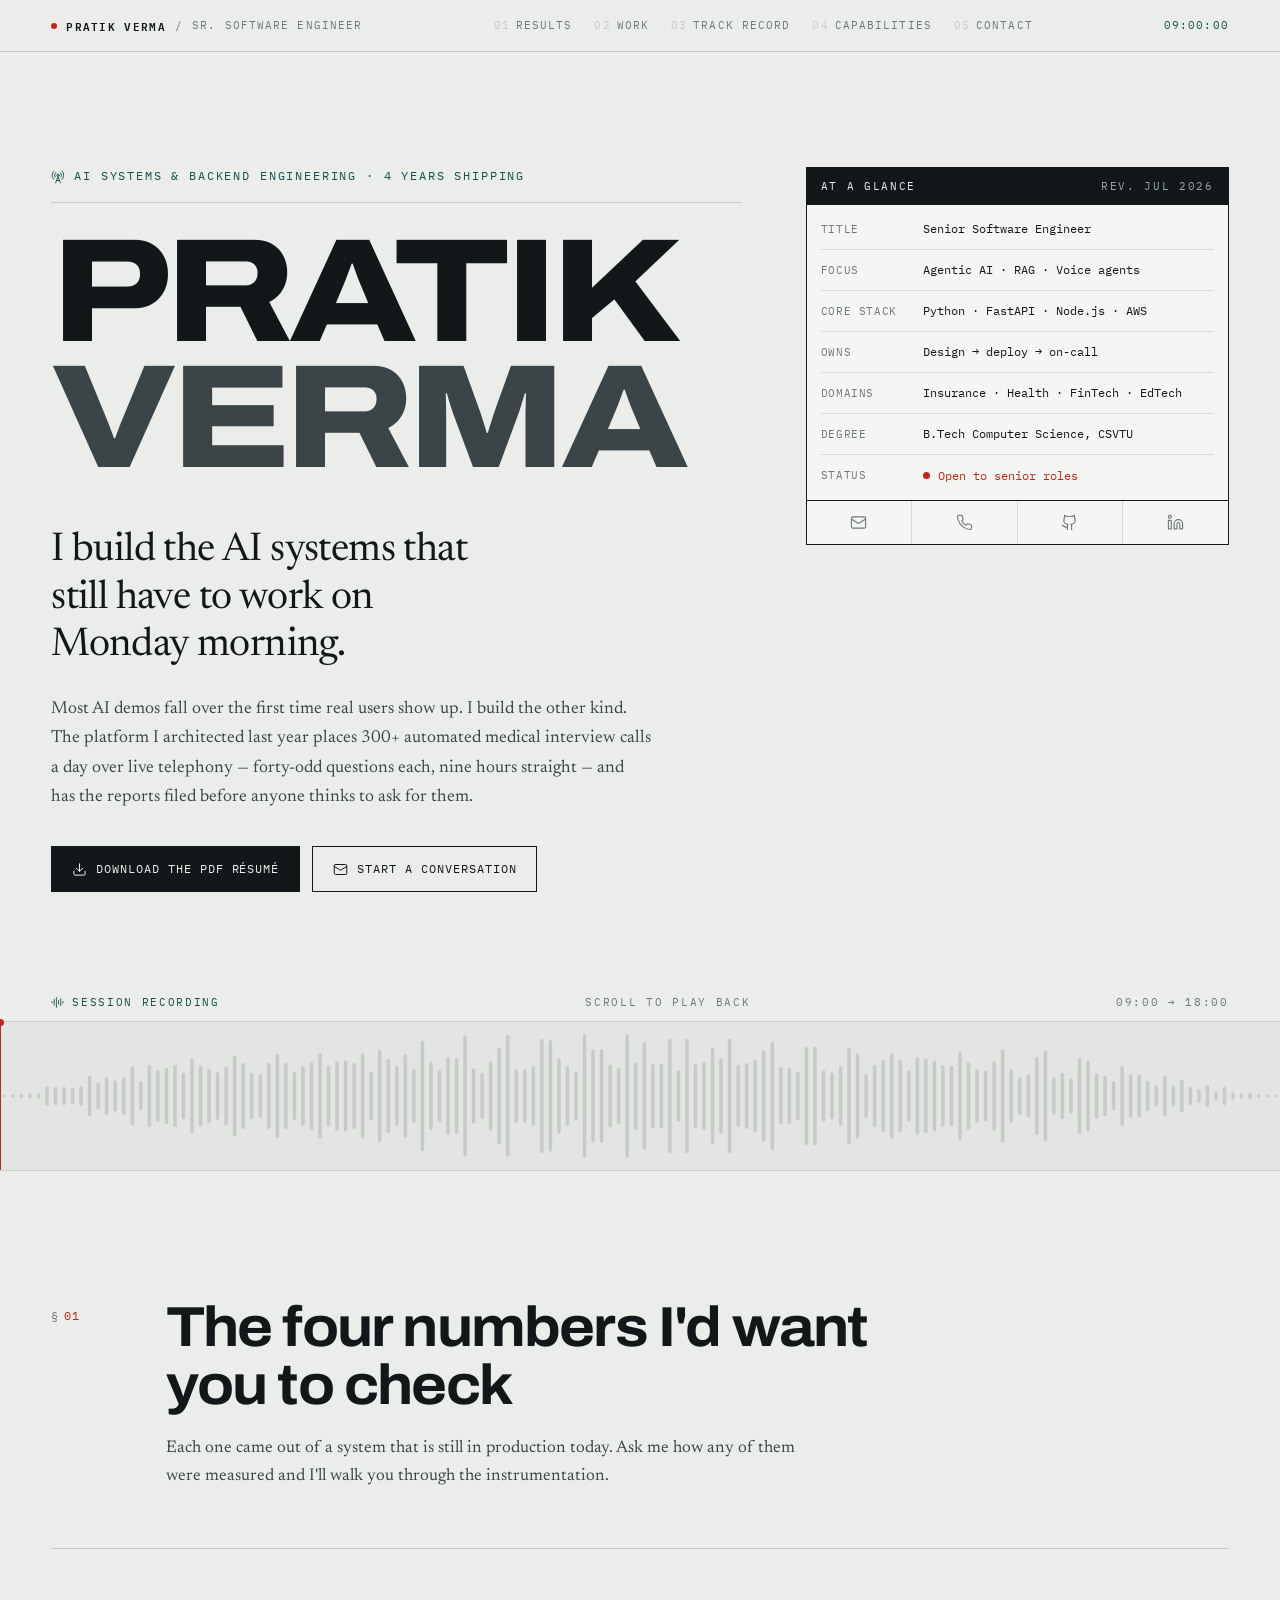
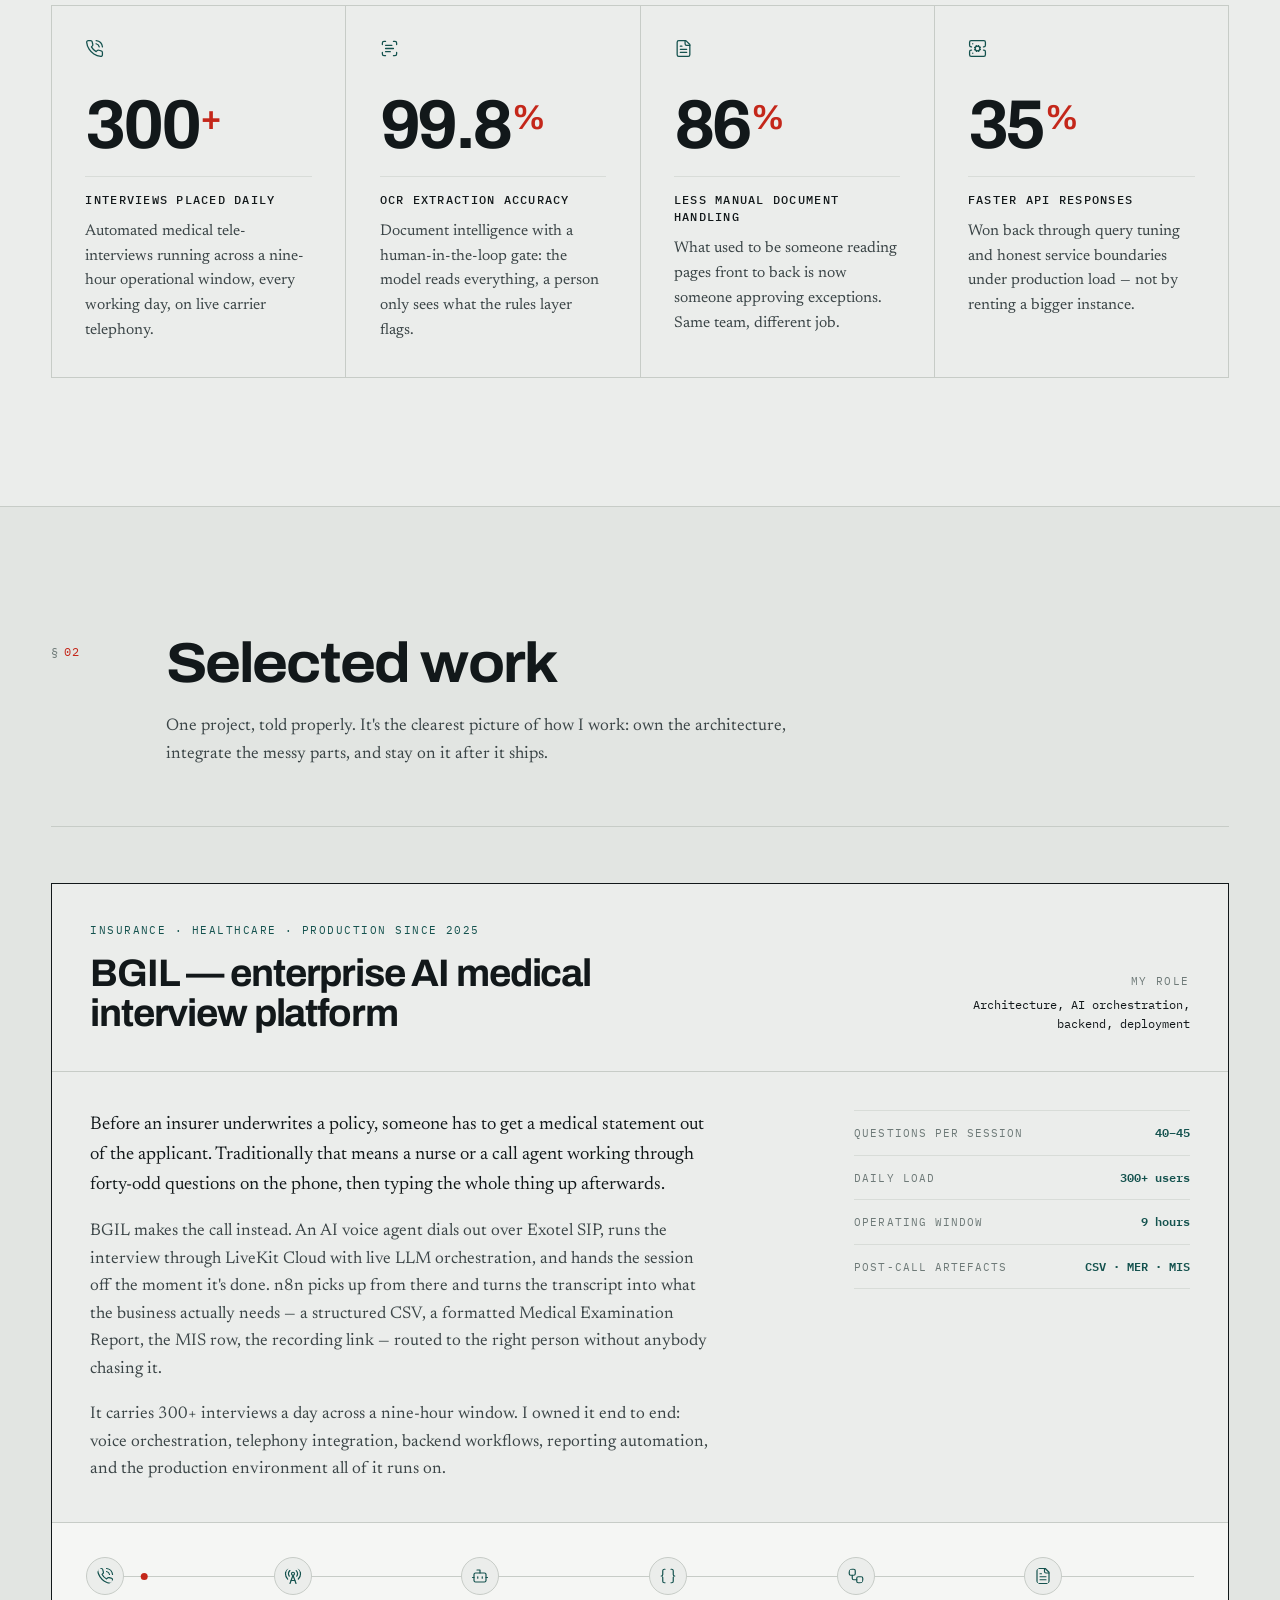
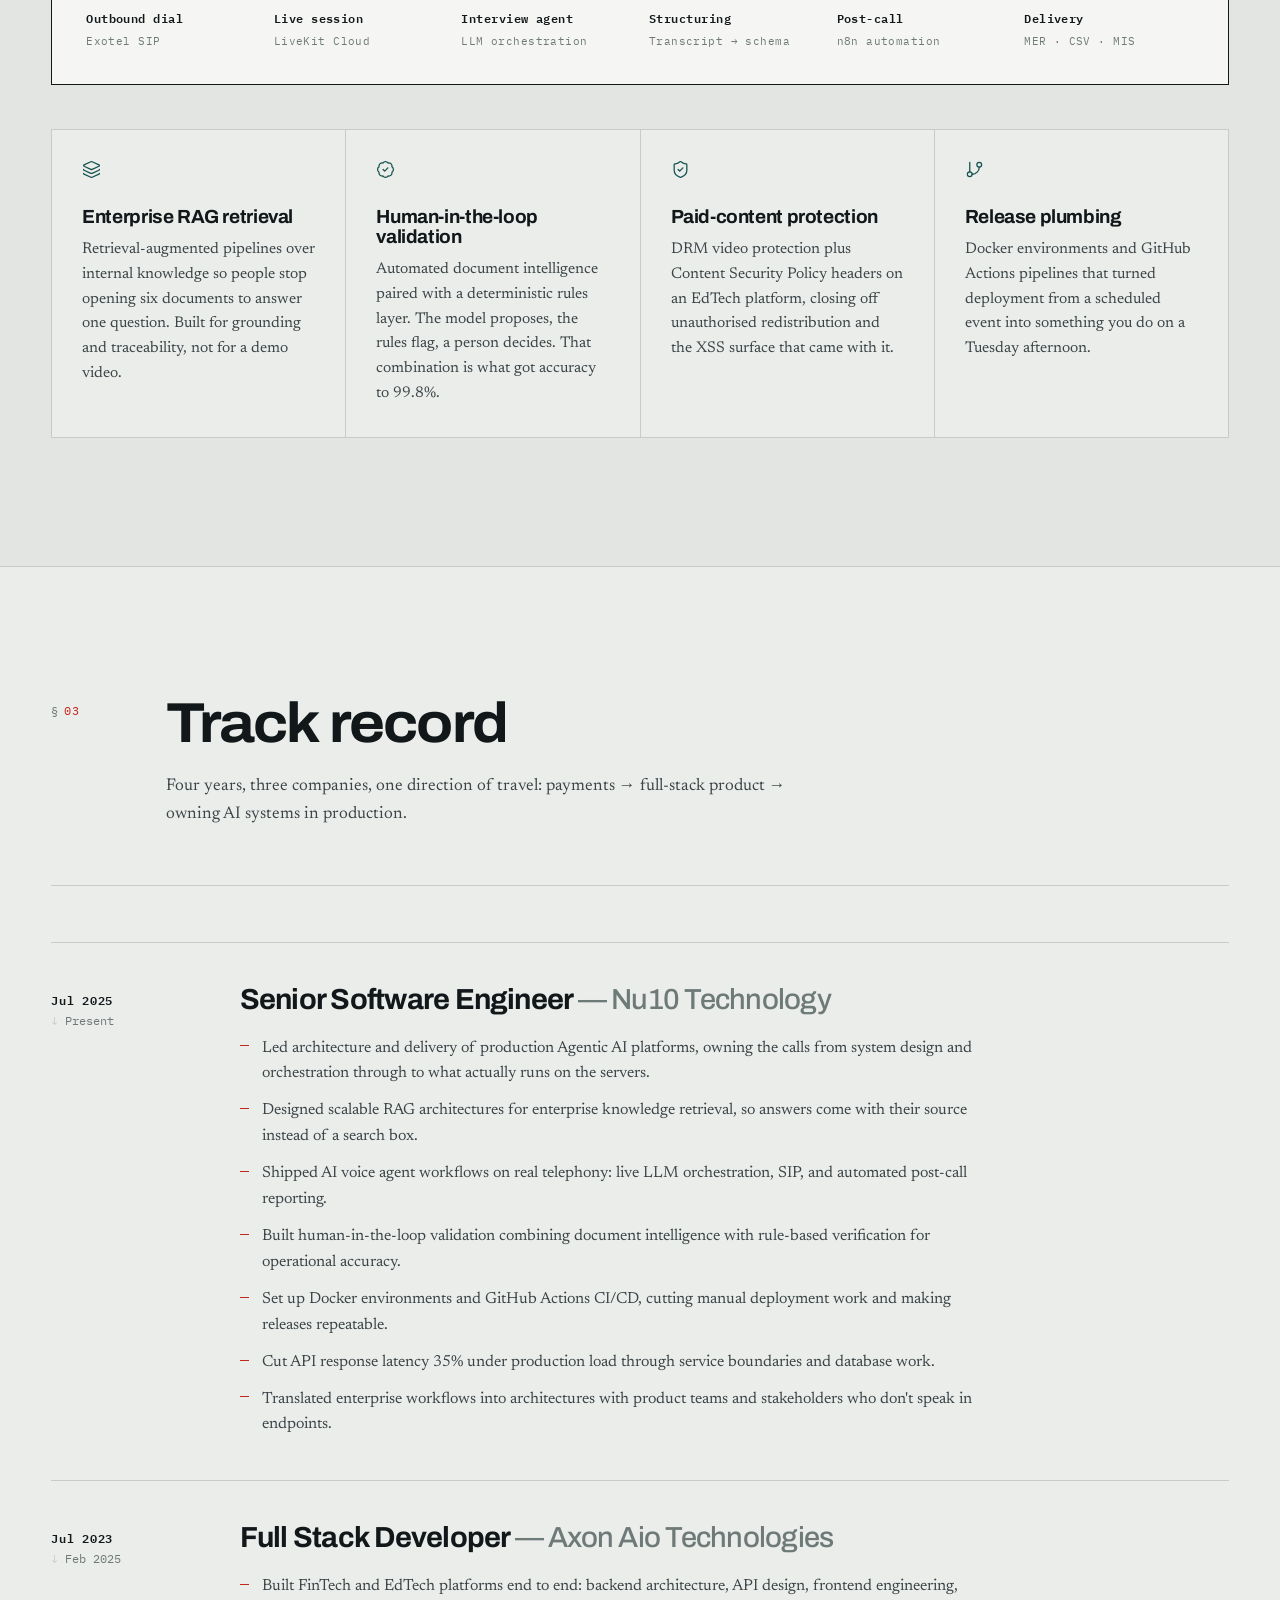
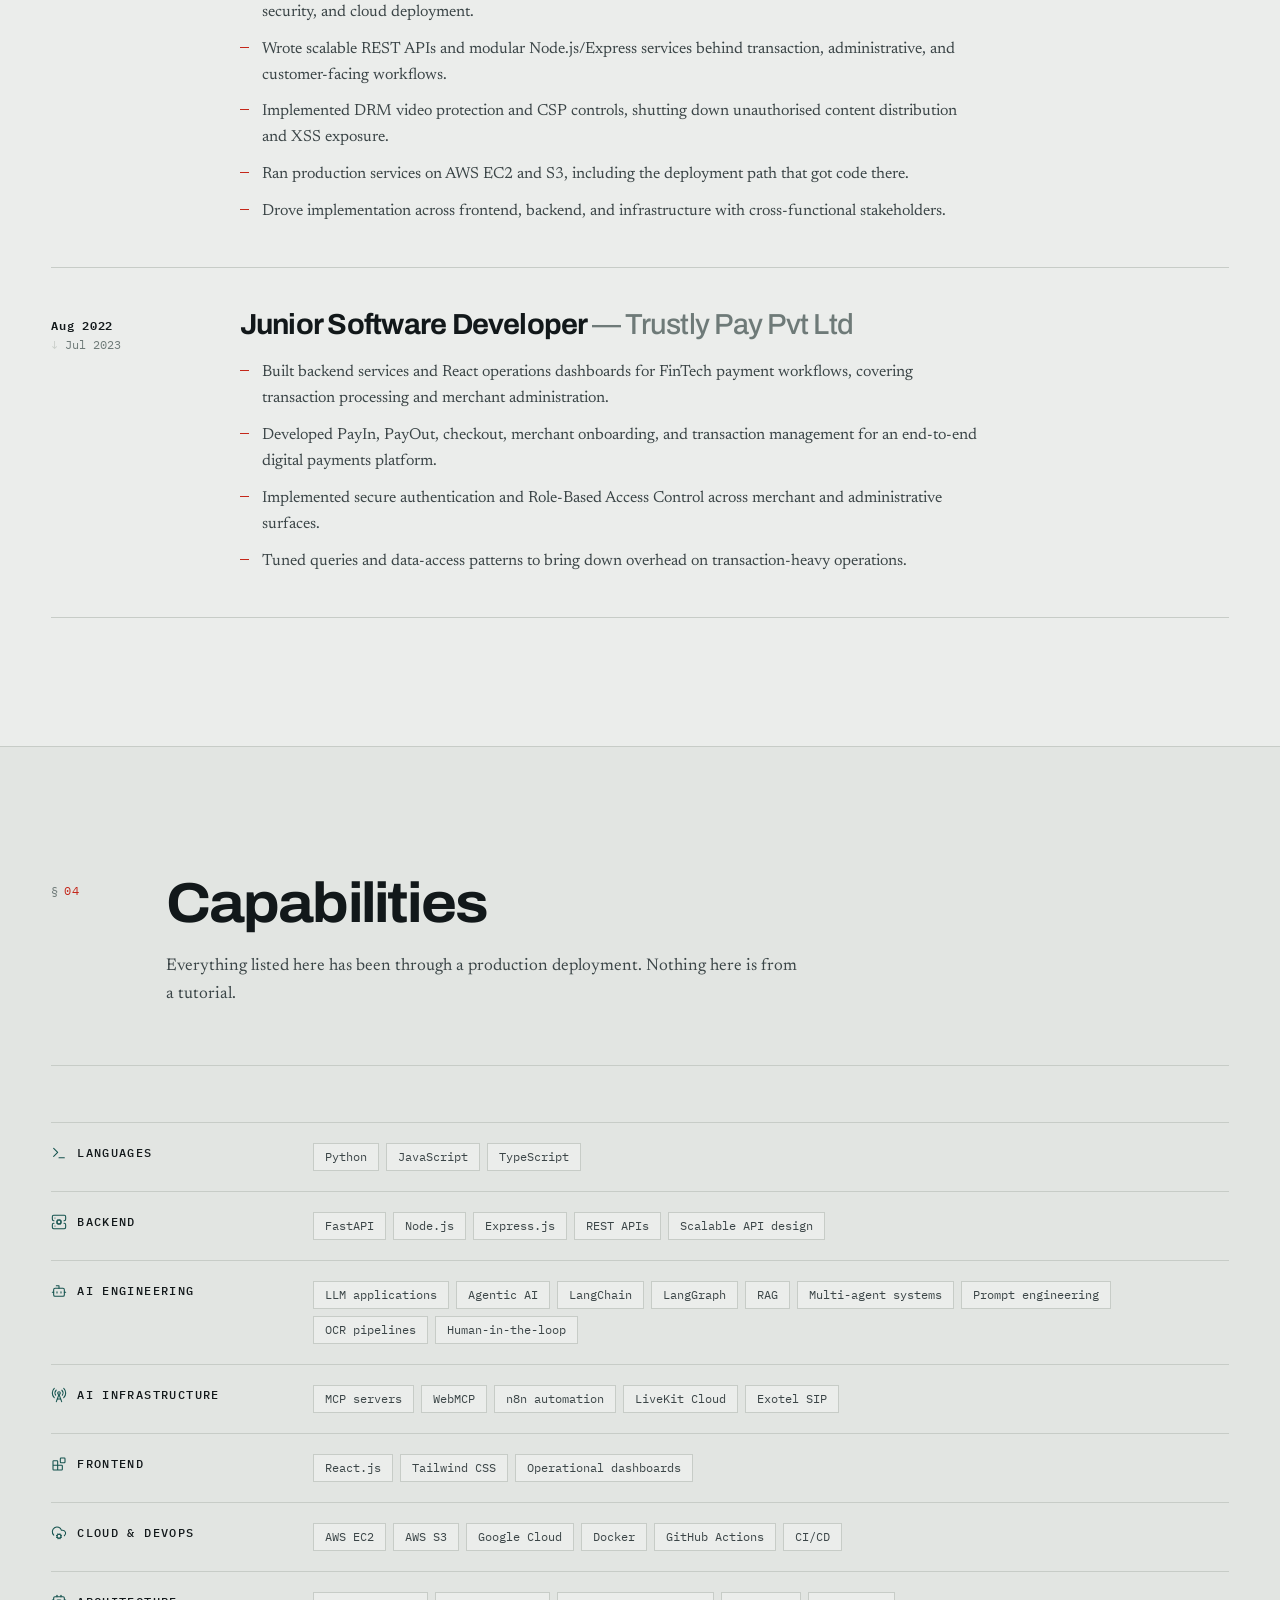
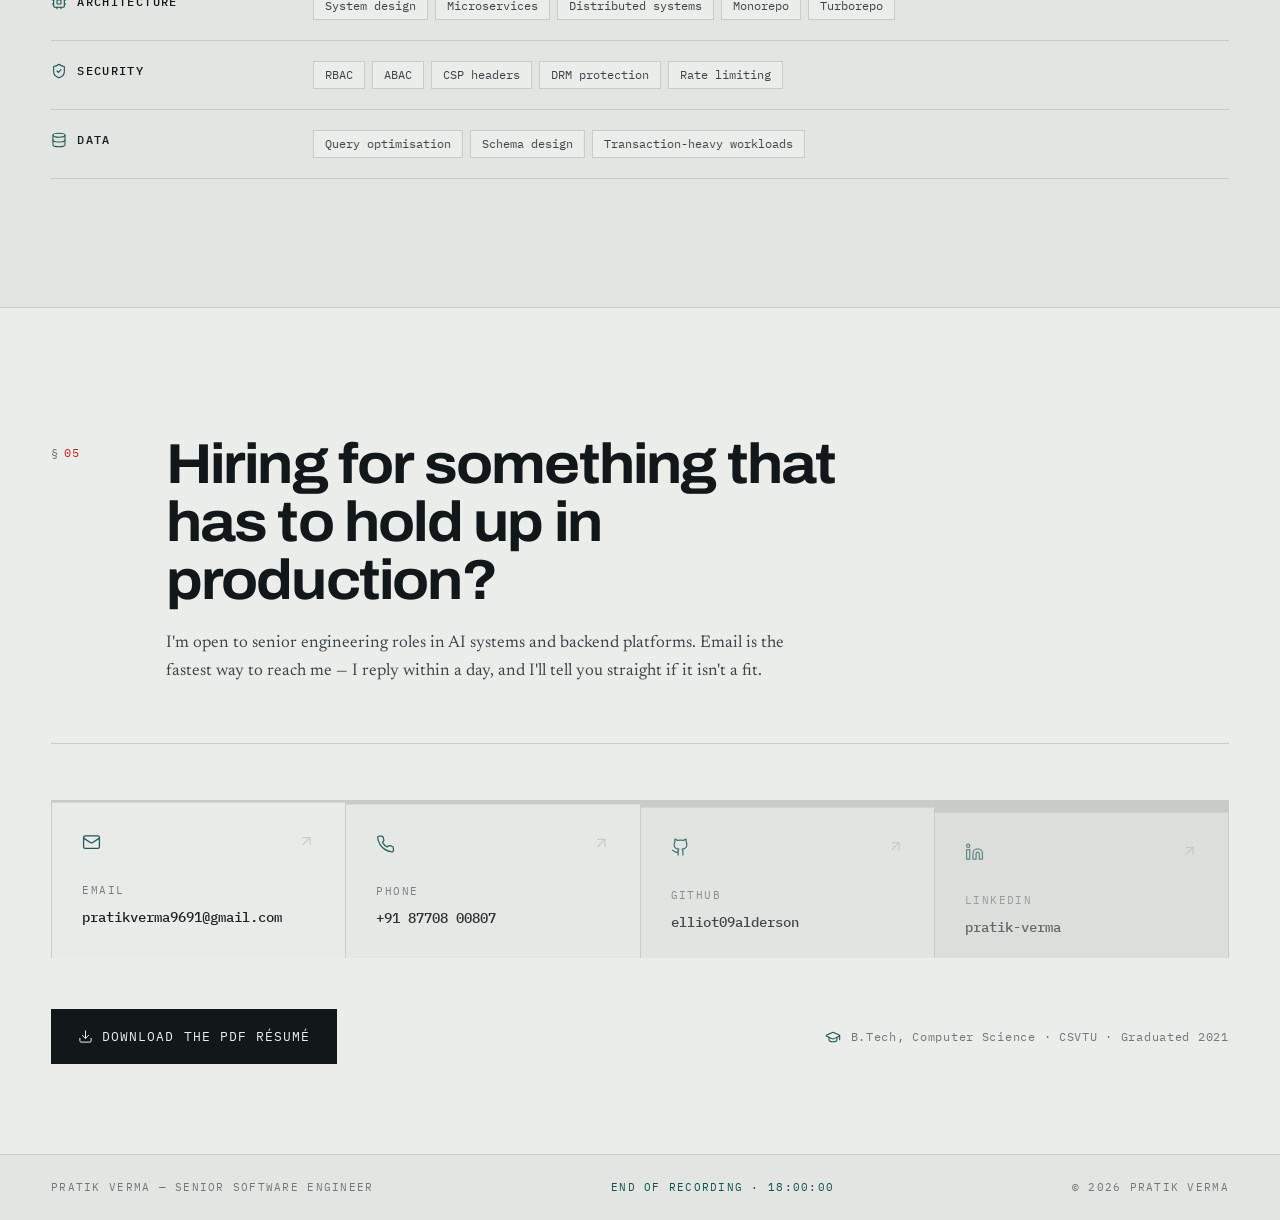
<file: index.html>
<!doctype html>
<html lang="en">
<head>
<meta charset="utf-8">
<meta name="viewport" content="width=device-width, initial-scale=1">
<title>Pratik Verma — Senior AI Engineer | Agentic AI, RAG &amp; AI Voice Agents</title>
<meta name="description" content="Senior Software Engineer specialising in Agentic AI, RAG pipelines, and AI voice agents in production. Built a platform running 300+ automated medical tele-interviews daily on LiveKit and SIP telephony. Python, FastAPI, Node.js, LangGraph, AWS. Open to senior roles.">
<meta name="author" content="Pratik Verma">
<meta name="robots" content="index, follow, max-image-preview:large">
<meta name="theme-color" content="#EBEDEB">
<link rel="canonical" href="https://pv.pfolio.tech/">
<link rel="icon" href="data:image/svg+xml,%3Csvg xmlns='http://www.w3.org/2000/svg' viewBox='0 0 64 64'%3E%3Crect width='64' height='64' fill='%2312181A'/%3E%3Cg stroke='%23EBEDEB' stroke-width='5' stroke-linecap='round'%3E%3Cpath d='M14 26v12'/%3E%3Cpath d='M23 18v28'/%3E%3Cpath d='M32 12v40'/%3E%3Cpath d='M41 20v24'/%3E%3Cpath d='M50 26v12'/%3E%3C/g%3E%3Ccircle cx='50' cy='14' r='6' fill='%23C4271A'/%3E%3C/svg%3E">

<meta property="og:type" content="profile">
<meta property="og:site_name" content="Pratik Verma">
<meta property="og:url" content="https://pv.pfolio.tech/">
<meta property="og:title" content="Pratik Verma — Senior AI Engineer | Agentic AI, RAG &amp; Voice Agents">
<meta property="og:description" content="I build the AI systems that still have to work on Monday morning. 300+ automated interviews a day, 99.8% OCR accuracy, 35% faster APIs.">
<meta property="og:image" content="https://pv.pfolio.tech/assets/og-image.png">
<meta property="og:image:width" content="1200">
<meta property="og:image:height" content="630">
<meta property="og:image:alt" content="Pratik Verma — AI systems that survive production. Agentic AI, RAG, AI voice agents, backend platforms.">
<meta name="twitter:card" content="summary_large_image">
<meta name="twitter:title" content="Pratik Verma — Senior AI Engineer | Agentic AI, RAG &amp; Voice Agents">
<meta name="twitter:description" content="Production AI systems: 300+ automated voice interviews a day, 99.8% OCR accuracy, RAG platforms on Python/FastAPI/AWS.">
<meta name="twitter:image" content="https://pv.pfolio.tech/assets/og-image.png">

<link rel="preconnect" href="https://fonts.googleapis.com">
<link rel="preconnect" href="https://fonts.gstatic.com" crossorigin>
<link href="https://fonts.googleapis.com/css2?family=Archivo:wdth,wght@75..125,400..900&family=IBM+Plex+Mono:wght@400;500;600&family=Newsreader:opsz,wght@6..72,300..600&display=swap" rel="stylesheet">
<link rel="stylesheet" href="assets/style.css">
<script>document.documentElement.className="js";</script>

<script type="application/ld+json">
{
  "@context": "https://schema.org",
  "@graph": [
    {
      "@type": "Person",
      "@id": "https://pv.pfolio.tech/#person",
      "name": "Pratik Verma",
      "jobTitle": "Senior Software Engineer",
      "description": "Senior Software Engineer specialising in Agentic AI, Retrieval-Augmented Generation, and AI voice agents in production.",
      "email": "mailto:pratikverma9691@gmail.com",
      "telephone": "+91-8770800807",
      "url": "https://pv.pfolio.tech/",
      "image": "https://pv.pfolio.tech/assets/og-image.png",
      "sameAs": [
        "https://github.com/elliot09alderson",
        "https://linkedin.com/in/pratik-verma-1a0970192"
      ],
      "worksFor": { "@type": "Organization", "name": "Nu10 Technology" },
      "knowsAbout": [
        "Agentic AI", "Retrieval-Augmented Generation", "RAG", "AI Voice Agents",
        "Multi-Agent Systems", "LLM Orchestration", "LangChain", "LangGraph",
        "MCP Servers", "Backend Architecture", "Microservices", "System Design",
        "Python", "FastAPI", "Node.js", "TypeScript", "React", "Docker", "AWS", "CI/CD"
      ],
      "alumniOf": { "@type": "CollegeOrUniversity", "name": "CSVTU" },
      "nationality": { "@type": "Country", "name": "India" }
    },
    {
      "@type": "WebSite",
      "@id": "https://pv.pfolio.tech/#website",
      "url": "https://pv.pfolio.tech/",
      "name": "Pratik Verma — Senior AI Engineer",
      "description": "Portfolio of Pratik Verma: production Agentic AI, RAG pipelines, and AI voice agent platforms.",
      "author": { "@id": "https://pv.pfolio.tech/#person" },
      "inLanguage": "en"
    },
    {
      "@type": "ProfilePage",
      "@id": "https://pv.pfolio.tech/#profilepage",
      "url": "https://pv.pfolio.tech/",
      "mainEntity": { "@id": "https://pv.pfolio.tech/#person" },
      "isPartOf": { "@id": "https://pv.pfolio.tech/#website" }
    }
  ]
}
</script>
</head>
<body>

<svg xmlns="http://www.w3.org/2000/svg" style="display:none" aria-hidden="true">
<symbol id="i-arrow-up-right" viewBox="0 0 24 24" fill="none" stroke="currentColor" stroke-width="1.6" stroke-linecap="round" stroke-linejoin="round"><path d="M7 7h10v10" /> <path d="M7 17 17 7" /></symbol>
<symbol id="i-audio-lines" viewBox="0 0 24 24" fill="none" stroke="currentColor" stroke-width="1.6" stroke-linecap="round" stroke-linejoin="round"><path d="M2 10v3" /> <path d="M6 6v11" /> <path d="M10 3v18" /> <path d="M14 8v7" /> <path d="M18 5v13" /> <path d="M22 10v3" /></symbol>
<symbol id="i-badge-check" viewBox="0 0 24 24" fill="none" stroke="currentColor" stroke-width="1.6" stroke-linecap="round" stroke-linejoin="round"><path d="M3.85 8.62a4 4 0 0 1 4.78-4.77 4 4 0 0 1 6.74 0 4 4 0 0 1 4.78 4.78 4 4 0 0 1 0 6.74 4 4 0 0 1-4.77 4.78 4 4 0 0 1-6.75 0 4 4 0 0 1-4.78-4.77 4 4 0 0 1 0-6.76Z" /> <path d="m9 12 2 2 4-4" /></symbol>
<symbol id="i-blocks" viewBox="0 0 24 24" fill="none" stroke="currentColor" stroke-width="1.6" stroke-linecap="round" stroke-linejoin="round"><rect width="7" height="7" x="14" y="3" rx="1" /> <path d="M10 21V8a1 1 0 0 0-1-1H4a1 1 0 0 0-1 1v12a1 1 0 0 0 1 1h12a1 1 0 0 0 1-1v-5a1 1 0 0 0-1-1H3" /></symbol>
<symbol id="i-bot" viewBox="0 0 24 24" fill="none" stroke="currentColor" stroke-width="1.6" stroke-linecap="round" stroke-linejoin="round"><path d="M12 8V4H8" /> <rect width="16" height="12" x="4" y="8" rx="2" /> <path d="M2 14h2" /> <path d="M20 14h2" /> <path d="M15 13v2" /> <path d="M9 13v2" /></symbol>
<symbol id="i-braces" viewBox="0 0 24 24" fill="none" stroke="currentColor" stroke-width="1.6" stroke-linecap="round" stroke-linejoin="round"><path d="M8 3H7a2 2 0 0 0-2 2v5a2 2 0 0 1-2 2 2 2 0 0 1 2 2v5c0 1.1.9 2 2 2h1" /> <path d="M16 21h1a2 2 0 0 0 2-2v-5c0-1.1.9-2 2-2a2 2 0 0 1-2-2V5a2 2 0 0 0-2-2h-1" /></symbol>
<symbol id="i-cloud-cog" viewBox="0 0 24 24" fill="none" stroke="currentColor" stroke-width="1.6" stroke-linecap="round" stroke-linejoin="round"><circle cx="12" cy="17" r="3" /> <path d="M4.2 15.1A7 7 0 1 1 15.71 8h1.79a4.5 4.5 0 0 1 2.5 8.2" /> <path d="m15.7 18.4-.9-.3" /> <path d="m9.2 15.9-.9-.3" /> <path d="m10.6 20.7.3-.9" /> <path d="m13.1 14.2.3-.9" /> <path d="m13.6 20.7-.4-1" /> <path d="m10.8 14.3-.4-1" /> <path d="m8.3 18.6 1-.4" /> <path d="m14.7 15.8 1-.4" /></symbol>
<symbol id="i-cpu" viewBox="0 0 24 24" fill="none" stroke="currentColor" stroke-width="1.6" stroke-linecap="round" stroke-linejoin="round"><rect width="16" height="16" x="4" y="4" rx="2" /> <rect width="6" height="6" x="9" y="9" rx="1" /> <path d="M15 2v2" /> <path d="M15 20v2" /> <path d="M2 15h2" /> <path d="M2 9h2" /> <path d="M20 15h2" /> <path d="M20 9h2" /> <path d="M9 2v2" /> <path d="M9 20v2" /></symbol>
<symbol id="i-database" viewBox="0 0 24 24" fill="none" stroke="currentColor" stroke-width="1.6" stroke-linecap="round" stroke-linejoin="round"><ellipse cx="12" cy="5" rx="9" ry="3" /> <path d="M3 5V19A9 3 0 0 0 21 19V5" /> <path d="M3 12A9 3 0 0 0 21 12" /></symbol>
<symbol id="i-download" viewBox="0 0 24 24" fill="none" stroke="currentColor" stroke-width="1.6" stroke-linecap="round" stroke-linejoin="round"><path d="M21 15v4a2 2 0 0 1-2 2H5a2 2 0 0 1-2-2v-4" /> <polyline points="7 10 12 15 17 10" /> <line x1="12" x2="12" y1="15" y2="3" /></symbol>
<symbol id="i-file-text" viewBox="0 0 24 24" fill="none" stroke="currentColor" stroke-width="1.6" stroke-linecap="round" stroke-linejoin="round"><path d="M15 2H6a2 2 0 0 0-2 2v16a2 2 0 0 0 2 2h12a2 2 0 0 0 2-2V7Z" /> <path d="M14 2v4a2 2 0 0 0 2 2h4" /> <path d="M10 9H8" /> <path d="M16 13H8" /> <path d="M16 17H8" /></symbol>
<symbol id="i-git-branch" viewBox="0 0 24 24" fill="none" stroke="currentColor" stroke-width="1.6" stroke-linecap="round" stroke-linejoin="round"><line x1="6" x2="6" y1="3" y2="15" /> <circle cx="18" cy="6" r="3" /> <circle cx="6" cy="18" r="3" /> <path d="M18 9a9 9 0 0 1-9 9" /></symbol>
<symbol id="i-github" viewBox="0 0 24 24" fill="none" stroke="currentColor" stroke-width="1.6" stroke-linecap="round" stroke-linejoin="round"><path d="M15 22v-4a4.8 4.8 0 0 0-1-3.5c3 0 6-2 6-5.5.08-1.25-.27-2.48-1-3.5.28-1.15.28-2.35 0-3.5 0 0-1 0-3 1.5-2.64-.5-5.36-.5-8 0C6 2 5 2 5 2c-.3 1.15-.3 2.35 0 3.5A5.403 5.403 0 0 0 4 9c0 3.5 3 5.5 6 5.5-.39.49-.68 1.05-.85 1.65-.17.6-.22 1.23-.15 1.85v4" /> <path d="M9 18c-4.51 2-5-2-7-2" /></symbol>
<symbol id="i-graduation-cap" viewBox="0 0 24 24" fill="none" stroke="currentColor" stroke-width="1.6" stroke-linecap="round" stroke-linejoin="round"><path d="M21.42 10.922a1 1 0 0 0-.019-1.838L12.83 5.18a2 2 0 0 0-1.66 0L2.6 9.08a1 1 0 0 0 0 1.832l8.57 3.908a2 2 0 0 0 1.66 0z" /> <path d="M22 10v6" /> <path d="M6 12.5V16a6 3 0 0 0 12 0v-3.5" /></symbol>
<symbol id="i-layers" viewBox="0 0 24 24" fill="none" stroke="currentColor" stroke-width="1.6" stroke-linecap="round" stroke-linejoin="round"><path d="M12.83 2.18a2 2 0 0 0-1.66 0L2.6 6.08a1 1 0 0 0 0 1.83l8.58 3.91a2 2 0 0 0 1.66 0l8.58-3.9a1 1 0 0 0 0-1.83z" /> <path d="M2 12a1 1 0 0 0 .58.91l8.6 3.91a2 2 0 0 0 1.65 0l8.58-3.9A1 1 0 0 0 22 12" /> <path d="M2 17a1 1 0 0 0 .58.91l8.6 3.91a2 2 0 0 0 1.65 0l8.58-3.9A1 1 0 0 0 22 17" /></symbol>
<symbol id="i-linkedin" viewBox="0 0 24 24" fill="none" stroke="currentColor" stroke-width="1.6" stroke-linecap="round" stroke-linejoin="round"><path d="M16 8a6 6 0 0 1 6 6v7h-4v-7a2 2 0 0 0-2-2 2 2 0 0 0-2 2v7h-4v-7a6 6 0 0 1 6-6z" /> <rect width="4" height="12" x="2" y="9" /> <circle cx="4" cy="4" r="2" /></symbol>
<symbol id="i-mail" viewBox="0 0 24 24" fill="none" stroke="currentColor" stroke-width="1.6" stroke-linecap="round" stroke-linejoin="round"><rect width="20" height="16" x="2" y="4" rx="2" /> <path d="m22 7-8.97 5.7a1.94 1.94 0 0 1-2.06 0L2 7" /></symbol>
<symbol id="i-map-pin" viewBox="0 0 24 24" fill="none" stroke="currentColor" stroke-width="1.6" stroke-linecap="round" stroke-linejoin="round"><path d="M20 10c0 4.993-5.539 10.193-7.399 11.799a1 1 0 0 1-1.202 0C9.539 20.193 4 14.993 4 10a8 8 0 0 1 16 0" /> <circle cx="12" cy="10" r="3" /></symbol>
<symbol id="i-phone-call" viewBox="0 0 24 24" fill="none" stroke="currentColor" stroke-width="1.6" stroke-linecap="round" stroke-linejoin="round"><path d="M22 16.92v3a2 2 0 0 1-2.18 2 19.79 19.79 0 0 1-8.63-3.07 19.5 19.5 0 0 1-6-6 19.79 19.79 0 0 1-3.07-8.67A2 2 0 0 1 4.11 2h3a2 2 0 0 1 2 1.72 12.84 12.84 0 0 0 .7 2.81 2 2 0 0 1-.45 2.11L8.09 9.91a16 16 0 0 0 6 6l1.27-1.27a2 2 0 0 1 2.11-.45 12.84 12.84 0 0 0 2.81.7A2 2 0 0 1 22 16.92z" /> <path d="M14.05 2a9 9 0 0 1 8 7.94" /> <path d="M14.05 6A5 5 0 0 1 18 10" /></symbol>
<symbol id="i-phone" viewBox="0 0 24 24" fill="none" stroke="currentColor" stroke-width="1.6" stroke-linecap="round" stroke-linejoin="round"><path d="M22 16.92v3a2 2 0 0 1-2.18 2 19.79 19.79 0 0 1-8.63-3.07 19.5 19.5 0 0 1-6-6 19.79 19.79 0 0 1-3.07-8.67A2 2 0 0 1 4.11 2h3a2 2 0 0 1 2 1.72 12.84 12.84 0 0 0 .7 2.81 2 2 0 0 1-.45 2.11L8.09 9.91a16 16 0 0 0 6 6l1.27-1.27a2 2 0 0 1 2.11-.45 12.84 12.84 0 0 0 2.81.7A2 2 0 0 1 22 16.92z" /></symbol>
<symbol id="i-radio-tower" viewBox="0 0 24 24" fill="none" stroke="currentColor" stroke-width="1.6" stroke-linecap="round" stroke-linejoin="round"><path d="M4.9 16.1C1 12.2 1 5.8 4.9 1.9" /> <path d="M7.8 4.7a6.14 6.14 0 0 0-.8 7.5" /> <circle cx="12" cy="9" r="2" /> <path d="M16.2 4.8c2 2 2.26 5.11.8 7.47" /> <path d="M19.1 1.9a9.96 9.96 0 0 1 0 14.1" /> <path d="M9.5 18h5" /> <path d="m8 22 4-11 4 11" /></symbol>
<symbol id="i-scan-text" viewBox="0 0 24 24" fill="none" stroke="currentColor" stroke-width="1.6" stroke-linecap="round" stroke-linejoin="round"><path d="M3 7V5a2 2 0 0 1 2-2h2" /> <path d="M17 3h2a2 2 0 0 1 2 2v2" /> <path d="M21 17v2a2 2 0 0 1-2 2h-2" /> <path d="M7 21H5a2 2 0 0 1-2-2v-2" /> <path d="M7 8h8" /> <path d="M7 12h10" /> <path d="M7 16h6" /></symbol>
<symbol id="i-server-cog" viewBox="0 0 24 24" fill="none" stroke="currentColor" stroke-width="1.6" stroke-linecap="round" stroke-linejoin="round"><circle cx="12" cy="12" r="3" /> <path d="M4.5 10H4a2 2 0 0 1-2-2V4a2 2 0 0 1 2-2h16a2 2 0 0 1 2 2v4a2 2 0 0 1-2 2h-.5" /> <path d="M4.5 14H4a2 2 0 0 0-2 2v4a2 2 0 0 0 2 2h16a2 2 0 0 0 2-2v-4a2 2 0 0 0-2-2h-.5" /> <path d="M6 6h.01" /> <path d="M6 18h.01" /> <path d="m15.7 13.4-.9-.3" /> <path d="m9.2 10.9-.9-.3" /> <path d="m10.6 15.7.3-.9" /> <path d="m13.6 15.7-.4-1" /> <path d="m10.8 9.3-.4-1" /> <path d="m8.3 13.6 1-.4" /> <path d="m14.7 10.8 1-.4" /> <path d="m13.4 8.3-.3.9" /></symbol>
<symbol id="i-shield-check" viewBox="0 0 24 24" fill="none" stroke="currentColor" stroke-width="1.6" stroke-linecap="round" stroke-linejoin="round"><path d="M20 13c0 5-3.5 7.5-7.66 8.95a1 1 0 0 1-.67-.01C7.5 20.5 4 18 4 13V6a1 1 0 0 1 1-1c2 0 4.5-1.2 6.24-2.72a1.17 1.17 0 0 1 1.52 0C14.51 3.81 17 5 19 5a1 1 0 0 1 1 1z" /> <path d="m9 12 2 2 4-4" /></symbol>
<symbol id="i-terminal" viewBox="0 0 24 24" fill="none" stroke="currentColor" stroke-width="1.6" stroke-linecap="round" stroke-linejoin="round"><polyline points="4 17 10 11 4 5" /> <line x1="12" x2="20" y1="19" y2="19" /></symbol>
<symbol id="i-workflow" viewBox="0 0 24 24" fill="none" stroke="currentColor" stroke-width="1.6" stroke-linecap="round" stroke-linejoin="round"><rect width="8" height="8" x="3" y="3" rx="2" /> <path d="M7 11v4a2 2 0 0 0 2 2h4" /> <rect width="8" height="8" x="13" y="13" rx="2" /></symbol>
</svg>

<a class="skip" href="#s01">Skip to content</a>

<!-- ─────────────────────────── FIXED RAIL ─────────────────────────── -->
<header class="rail" id="rail">
  <div class="rail__in">
    <a class="rail__id" href="#top">
      <span class="rail__dot" aria-hidden="true"></span>
      <b>PRATIK VERMA</b>
      <span class="rail__sep" aria-hidden="true">/</span>
      <span class="rail__role">SR. SOFTWARE ENGINEER</span>
    </a>
    <nav class="rail__nav" aria-label="Sections">
      <a href="#s01"><i>01</i>Results</a>
      <a href="#s02"><i>02</i>Work</a>
      <a href="#s03"><i>03</i>Track record</a>
      <a href="#s04"><i>04</i>Capabilities</a>
      <a href="#s05"><i>05</i>Contact</a>
    </nav>
    <div class="rail__clock" aria-hidden="true"><span id="timecode">09:00:00</span></div>
  </div>
  <div class="rail__progress"><span id="railbar"></span></div>
</header>

<main id="top">

<!-- ─────────────────────────── HERO ─────────────────────────── -->
<section class="hero">
  <div class="wrap hero__grid">

    <div class="hero__lead">
      <p class="eyebrow js-fade">
        <svg class="ic"><use href="#i-radio-tower"/></svg>
        AI systems &amp; backend engineering &middot; 4 years shipping
      </p>

      <h1 class="hero__name" aria-label="Pratik Verma">
        <span class="hero__name-l js-name">Pratik</span>
        <span class="hero__name-l js-name">Verma</span>
      </h1>

      <p class="hero__thesis js-split">I build the AI systems that still have to work on Monday&nbsp;morning.</p>

      <p class="hero__lede js-fade">Most AI demos fall over the first time real users show up. I build the other kind. The platform I architected last year places 300+ automated medical interview calls a day over live telephony — forty-odd questions each, nine hours straight — and has the reports filed before anyone thinks to ask for them.</p>

      <div class="hero__cta js-fade">
        <a class="btn btn--solid" href="assets/Pratik-Verma-Resume.pdf" download>
          <svg class="ic"><use href="#i-download"/></svg> Download the PDF résumé
        </a>
        <a class="btn" href="mailto:pratikverma9691@gmail.com?subject=Senior%20engineering%20role">
          <svg class="ic"><use href="#i-mail"/></svg> Start a conversation
        </a>
      </div>
    </div>

    <!-- spec plate -->
    <aside class="plate js-plate" aria-label="At a glance">
      <div class="plate__hd">
        <span>AT A GLANCE</span>
        <span class="plate__rev">REV. JUL&nbsp;2026</span>
      </div>
      <dl class="plate__body">
        <div class="plate__row"><dt>Title</dt><dd>Senior Software Engineer</dd></div>
        <div class="plate__row"><dt>Focus</dt><dd>Agentic AI · RAG · Voice agents</dd></div>
        <div class="plate__row"><dt>Core stack</dt><dd>Python · FastAPI · Node.js · AWS</dd></div>
        <div class="plate__row"><dt>Owns</dt><dd>Design → deploy → on-call</dd></div>
        <div class="plate__row"><dt>Domains</dt><dd>Insurance · Health · FinTech · EdTech</dd></div>
        <div class="plate__row"><dt>Degree</dt><dd>B.Tech Computer Science, CSVTU</dd></div>
        <div class="plate__row plate__row--live"><dt>Status</dt><dd><span class="live"><i></i>Open to senior roles</span></dd></div>
      </dl>
      <div class="plate__links">
        <a href="mailto:pratikverma9691@gmail.com" aria-label="Email"><svg class="ic"><use href="#i-mail"/></svg></a>
        <a href="tel:+918770800807" aria-label="Phone"><svg class="ic"><use href="#i-phone"/></svg></a>
        <a href="https://github.com/elliot09alderson" target="_blank" rel="noopener" aria-label="GitHub"><svg class="ic"><use href="#i-github"/></svg></a>
        <a href="https://linkedin.com/in/pratik-verma-1a0970192" target="_blank" rel="noopener" aria-label="LinkedIn"><svg class="ic"><use href="#i-linkedin"/></svg></a>
      </div>
    </aside>
  </div>

  <!-- SIGNATURE: the session recording -->
  <figure class="wave" aria-hidden="true">
    <figcaption class="wave__meta">
      <span><svg class="ic"><use href="#i-audio-lines"/></svg> SESSION RECORDING</span>
      <span class="wave__mid">scroll to play back</span>
      <span>09:00 → 18:00</span>
    </figcaption>
    <div class="wave__stage">
      <svg class="wave__svg" id="wave" viewBox="0 0 1200 120" preserveAspectRatio="none">
        <defs><clipPath id="waveClip"><rect id="waveClipRect" x="0" y="0" width="0" height="120"/></clipPath></defs>
        <g id="waveBase" class="wave__g"></g>
        <g id="waveLit" class="wave__g wave__g--lit" clip-path="url(#waveClip)"></g>
      </svg>
      <span class="wave__head" id="wavehead"></span>
    </div>
  </figure>
</section>

<!-- ─────────────────────────── 01 RESULTS ─────────────────────────── -->
<section class="sec" id="s01">
  <div class="wrap">
    <div class="sec__hd">
      <p class="sec__no">01</p>
      <div>
        <h2 class="sec__title js-split">The four numbers I'd want you to check</h2>
        <p class="sec__sub js-fade">Each one came out of a system that is still in production today. Ask me how any of them were measured and I'll walk you through the instrumentation.</p>
      </div>
    </div>

    <ul class="stats" role="list">
      <li class="stat js-card">
        <svg class="ic stat__ic"><use href="#i-phone-call"/></svg>
        <p class="stat__n"><span class="count" data-to="300">0</span><em>+</em></p>
        <h3 class="stat__k">interviews placed daily</h3>
        <p class="stat__d">Automated medical tele-interviews running across a nine-hour operational window, every working day, on live carrier telephony.</p>
      </li>
      <li class="stat js-card">
        <svg class="ic stat__ic"><use href="#i-scan-text"/></svg>
        <p class="stat__n"><span class="count" data-to="99.8" data-dec="1">0</span><em>%</em></p>
        <h3 class="stat__k">OCR extraction accuracy</h3>
        <p class="stat__d">Document intelligence with a human-in-the-loop gate: the model reads everything, a person only sees what the rules layer flags.</p>
      </li>
      <li class="stat js-card">
        <svg class="ic stat__ic"><use href="#i-file-text"/></svg>
        <p class="stat__n"><span class="count" data-to="86">0</span><em>%</em></p>
        <h3 class="stat__k">less manual document handling</h3>
        <p class="stat__d">What used to be someone reading pages front to back is now someone approving exceptions. Same team, different job.</p>
      </li>
      <li class="stat js-card">
        <svg class="ic stat__ic"><use href="#i-server-cog"/></svg>
        <p class="stat__n"><span class="count" data-to="35">0</span><em>%</em></p>
        <h3 class="stat__k">faster API responses</h3>
        <p class="stat__d">Won back through query tuning and honest service boundaries under production load — not by renting a bigger instance.</p>
      </li>
    </ul>
  </div>
</section>

<!-- ─────────────────────────── 02 WORK ─────────────────────────── -->
<section class="sec sec--alt" id="s02">
  <div class="wrap">
    <div class="sec__hd">
      <p class="sec__no">02</p>
      <div>
        <h2 class="sec__title js-split">Selected work</h2>
        <p class="sec__sub js-fade">One project, told properly. It's the clearest picture of how I work: own the architecture, integrate the messy parts, and stay on it after it ships.</p>
      </div>
    </div>

    <article class="case js-card">
      <header class="case__hd">
        <div>
          <p class="case__tag">Insurance &middot; Healthcare &middot; Production since 2025</p>
          <h3 class="case__title">BGIL — enterprise AI medical interview platform</h3>
        </div>
        <p class="case__role">
          <span>My role</span>
          Architecture, AI orchestration, backend, deployment
        </p>
      </header>

      <div class="case__body">
        <div class="case__prose">
          <p>Before an insurer underwrites a policy, someone has to get a medical statement out of the applicant. Traditionally that means a nurse or a call agent working through forty-odd questions on the phone, then typing the whole thing up afterwards.</p>
          <p>BGIL makes the call instead. An AI voice agent dials out over Exotel SIP, runs the interview through LiveKit Cloud with live LLM orchestration, and hands the session off the moment it's done. n8n picks up from there and turns the transcript into what the business actually needs — a structured CSV, a formatted Medical Examination Report, the MIS row, the recording link — routed to the right person without anybody chasing it.</p>
          <p>It carries 300+ interviews a day across a nine-hour window. I owned it end to end: voice orchestration, telephony integration, backend workflows, reporting automation, and the production environment all of it runs on.</p>
        </div>
        <ul class="case__facts" role="list">
          <li><span>Questions per session</span><b>40–45</b></li>
          <li><span>Daily load</span><b>300+ users</b></li>
          <li><span>Operating window</span><b>9 hours</b></li>
          <li><span>Post-call artefacts</span><b>CSV · MER · MIS</b></li>
        </ul>
      </div>

      <div class="flow" aria-label="System flow">
        <div class="flow__track">
          <div class="flow__node"><svg class="ic"><use href="#i-phone-call"/></svg><b>Outbound dial</b><span>Exotel SIP</span></div>
          <div class="flow__node"><svg class="ic"><use href="#i-radio-tower"/></svg><b>Live session</b><span>LiveKit Cloud</span></div>
          <div class="flow__node"><svg class="ic"><use href="#i-bot"/></svg><b>Interview agent</b><span>LLM orchestration</span></div>
          <div class="flow__node"><svg class="ic"><use href="#i-braces"/></svg><b>Structuring</b><span>Transcript → schema</span></div>
          <div class="flow__node"><svg class="ic"><use href="#i-workflow"/></svg><b>Post-call</b><span>n8n automation</span></div>
          <div class="flow__node"><svg class="ic"><use href="#i-file-text"/></svg><b>Delivery</b><span>MER · CSV · MIS</span></div>
          <span class="flow__line" aria-hidden="true"></span>
          <span class="flow__pulse" aria-hidden="true"></span>
        </div>
      </div>
    </article>

    <div class="pair">
      <article class="mini js-card">
        <svg class="ic mini__ic"><use href="#i-layers"/></svg>
        <h3>Enterprise RAG retrieval</h3>
        <p>Retrieval-augmented pipelines over internal knowledge so people stop opening six documents to answer one question. Built for grounding and traceability, not for a demo video.</p>
      </article>
      <article class="mini js-card">
        <svg class="ic mini__ic"><use href="#i-badge-check"/></svg>
        <h3>Human-in-the-loop validation</h3>
        <p>Automated document intelligence paired with a deterministic rules layer. The model proposes, the rules flag, a person decides. That combination is what got accuracy to 99.8%.</p>
      </article>
      <article class="mini js-card">
        <svg class="ic mini__ic"><use href="#i-shield-check"/></svg>
        <h3>Paid-content protection</h3>
        <p>DRM video protection plus Content Security Policy headers on an EdTech platform, closing off unauthorised redistribution and the XSS surface that came with it.</p>
      </article>
      <article class="mini js-card">
        <svg class="ic mini__ic"><use href="#i-git-branch"/></svg>
        <h3>Release plumbing</h3>
        <p>Docker environments and GitHub Actions pipelines that turned deployment from a scheduled event into something you do on a Tuesday afternoon.</p>
      </article>
    </div>
  </div>
</section>

<!-- ─────────────────────────── 03 TRACK RECORD ─────────────────────────── -->
<section class="sec" id="s03">
  <div class="wrap">
    <div class="sec__hd">
      <p class="sec__no">03</p>
      <div>
        <h2 class="sec__title js-split">Track record</h2>
        <p class="sec__sub js-fade">Four years, three companies, one direction of travel: payments → full-stack product → owning AI systems in production.</p>
      </div>
    </div>

    <ol class="tl" role="list">
      <li class="tl__item js-card">
        <div class="tl__when"><b>Jul 2025</b><span>Present</span></div>
        <div class="tl__what">
          <h3>Senior Software Engineer <em>— Nu10 Technology</em></h3>
          <ul role="list">
            <li>Led architecture and delivery of production Agentic AI platforms, owning the calls from system design and orchestration through to what actually runs on the servers.</li>
            <li>Designed scalable RAG architectures for enterprise knowledge retrieval, so answers come with their source instead of a search box.</li>
            <li>Shipped AI voice agent workflows on real telephony: live LLM orchestration, SIP, and automated post-call reporting.</li>
            <li>Built human-in-the-loop validation combining document intelligence with rule-based verification for operational accuracy.</li>
            <li>Set up Docker environments and GitHub Actions CI/CD, cutting manual deployment work and making releases repeatable.</li>
            <li>Cut API response latency 35% under production load through service boundaries and database work.</li>
            <li>Translated enterprise workflows into architectures with product teams and stakeholders who don't speak in endpoints.</li>
          </ul>
        </div>
      </li>

      <li class="tl__item js-card">
        <div class="tl__when"><b>Jul 2023</b><span>Feb 2025</span></div>
        <div class="tl__what">
          <h3>Full Stack Developer <em>— Axon Aio Technologies</em></h3>
          <ul role="list">
            <li>Built FinTech and EdTech platforms end to end: backend architecture, API design, frontend engineering, security, and cloud deployment.</li>
            <li>Wrote scalable REST APIs and modular Node.js/Express services behind transaction, administrative, and customer-facing workflows.</li>
            <li>Implemented DRM video protection and CSP controls, shutting down unauthorised content distribution and XSS exposure.</li>
            <li>Ran production services on AWS EC2 and S3, including the deployment path that got code there.</li>
            <li>Drove implementation across frontend, backend, and infrastructure with cross-functional stakeholders.</li>
          </ul>
        </div>
      </li>

      <li class="tl__item js-card">
        <div class="tl__when"><b>Aug 2022</b><span>Jul 2023</span></div>
        <div class="tl__what">
          <h3>Junior Software Developer <em>— Trustly Pay Pvt Ltd</em></h3>
          <ul role="list">
            <li>Built backend services and React operations dashboards for FinTech payment workflows, covering transaction processing and merchant administration.</li>
            <li>Developed PayIn, PayOut, checkout, merchant onboarding, and transaction management for an end-to-end digital payments platform.</li>
            <li>Implemented secure authentication and Role-Based Access Control across merchant and administrative surfaces.</li>
            <li>Tuned queries and data-access patterns to bring down overhead on transaction-heavy operations.</li>
          </ul>
        </div>
      </li>
    </ol>
  </div>
</section>

<!-- ─────────────────────────── 04 CAPABILITIES ─────────────────────────── -->
<section class="sec sec--alt" id="s04">
  <div class="wrap">
    <div class="sec__hd">
      <p class="sec__no">04</p>
      <div>
        <h2 class="sec__title js-split">Capabilities</h2>
        <p class="sec__sub js-fade">Everything listed here has been through a production deployment. Nothing here is from a tutorial.</p>
      </div>
    </div>

    <div class="spec">
      <div class="spec__row js-row">
        <div class="spec__k"><svg class="ic"><use href="#i-terminal"/></svg> Languages</div>
        <div class="spec__v"><span>Python</span><span>JavaScript</span><span>TypeScript</span></div>
      </div>
      <div class="spec__row js-row">
        <div class="spec__k"><svg class="ic"><use href="#i-server-cog"/></svg> Backend</div>
        <div class="spec__v"><span>FastAPI</span><span>Node.js</span><span>Express.js</span><span>REST APIs</span><span>Scalable API design</span></div>
      </div>
      <div class="spec__row js-row">
        <div class="spec__k"><svg class="ic"><use href="#i-bot"/></svg> AI engineering</div>
        <div class="spec__v"><span>LLM applications</span><span>Agentic AI</span><span>LangChain</span><span>LangGraph</span><span>RAG</span><span>Multi-agent systems</span><span>Prompt engineering</span><span>OCR pipelines</span><span>Human-in-the-loop</span></div>
      </div>
      <div class="spec__row js-row">
        <div class="spec__k"><svg class="ic"><use href="#i-radio-tower"/></svg> AI infrastructure</div>
        <div class="spec__v"><span>MCP servers</span><span>WebMCP</span><span>n8n automation</span><span>LiveKit Cloud</span><span>Exotel SIP</span></div>
      </div>
      <div class="spec__row js-row">
        <div class="spec__k"><svg class="ic"><use href="#i-blocks"/></svg> Frontend</div>
        <div class="spec__v"><span>React.js</span><span>Tailwind CSS</span><span>Operational dashboards</span></div>
      </div>
      <div class="spec__row js-row">
        <div class="spec__k"><svg class="ic"><use href="#i-cloud-cog"/></svg> Cloud &amp; DevOps</div>
        <div class="spec__v"><span>AWS EC2</span><span>AWS S3</span><span>Google Cloud</span><span>Docker</span><span>GitHub Actions</span><span>CI/CD</span></div>
      </div>
      <div class="spec__row js-row">
        <div class="spec__k"><svg class="ic"><use href="#i-cpu"/></svg> Architecture</div>
        <div class="spec__v"><span>System design</span><span>Microservices</span><span>Distributed systems</span><span>Monorepo</span><span>Turborepo</span></div>
      </div>
      <div class="spec__row js-row">
        <div class="spec__k"><svg class="ic"><use href="#i-shield-check"/></svg> Security</div>
        <div class="spec__v"><span>RBAC</span><span>ABAC</span><span>CSP headers</span><span>DRM protection</span><span>Rate limiting</span></div>
      </div>
      <div class="spec__row js-row">
        <div class="spec__k"><svg class="ic"><use href="#i-database"/></svg> Data</div>
        <div class="spec__v"><span>Query optimisation</span><span>Schema design</span><span>Transaction-heavy workloads</span></div>
      </div>
    </div>
  </div>
</section>

<!-- ─────────────────────────── 05 CONTACT ─────────────────────────── -->
<section class="sec sec--end" id="s05">
  <div class="wrap">
    <div class="sec__hd">
      <p class="sec__no">05</p>
      <div>
        <h2 class="sec__title js-split">Hiring for something that has to hold up in production?</h2>
        <p class="sec__sub js-fade">I'm open to senior engineering roles in AI systems and backend platforms. Email is the fastest way to reach me — I reply within a day, and I'll tell you straight if it isn't a fit.</p>
      </div>
    </div>

    <div class="contact">
      <a class="contact__card js-card" href="mailto:pratikverma9691@gmail.com?subject=Senior%20engineering%20role">
        <svg class="ic"><use href="#i-mail"/></svg>
        <span>Email</span><b>pratikverma9691@gmail.com</b>
        <svg class="ic contact__go"><use href="#i-arrow-up-right"/></svg>
      </a>
      <a class="contact__card js-card" href="tel:+918770800807">
        <svg class="ic"><use href="#i-phone"/></svg>
        <span>Phone</span><b>+91 87708 00807</b>
        <svg class="ic contact__go"><use href="#i-arrow-up-right"/></svg>
      </a>
      <a class="contact__card js-card" href="https://github.com/elliot09alderson" target="_blank" rel="noopener">
        <svg class="ic"><use href="#i-github"/></svg>
        <span>GitHub</span><b>elliot09alderson</b>
        <svg class="ic contact__go"><use href="#i-arrow-up-right"/></svg>
      </a>
      <a class="contact__card js-card" href="https://linkedin.com/in/pratik-verma-1a0970192" target="_blank" rel="noopener">
        <svg class="ic"><use href="#i-linkedin"/></svg>
        <span>LinkedIn</span><b>pratik-verma</b>
        <svg class="ic contact__go"><use href="#i-arrow-up-right"/></svg>
      </a>
    </div>

    <div class="end">
      <a class="btn btn--solid btn--lg" href="assets/Pratik-Verma-Resume.pdf" download>
        <svg class="ic"><use href="#i-download"/></svg> Download the PDF résumé
      </a>
      <p class="end__edu">
        <svg class="ic"><use href="#i-graduation-cap"/></svg>
        B.Tech, Computer Science &middot; CSVTU &middot; Graduated 2021
      </p>
    </div>
  </div>
</section>

</main>

<footer class="foot">
  <div class="wrap foot__in">
    <span>Pratik Verma — Senior Software Engineer</span>
    <span class="foot__mid">END OF RECORDING &middot; 18:00:00</span>
    <span>&copy; 2026 Pratik Verma</span>
  </div>
</footer>

<script src="assets/vendor/gsap.min.js"></script>
<script src="assets/vendor/ScrollTrigger.min.js"></script>
<script src="assets/vendor/SplitText.min.js"></script>
<script src="assets/main.js"></script>
</body>
</html>
</file>
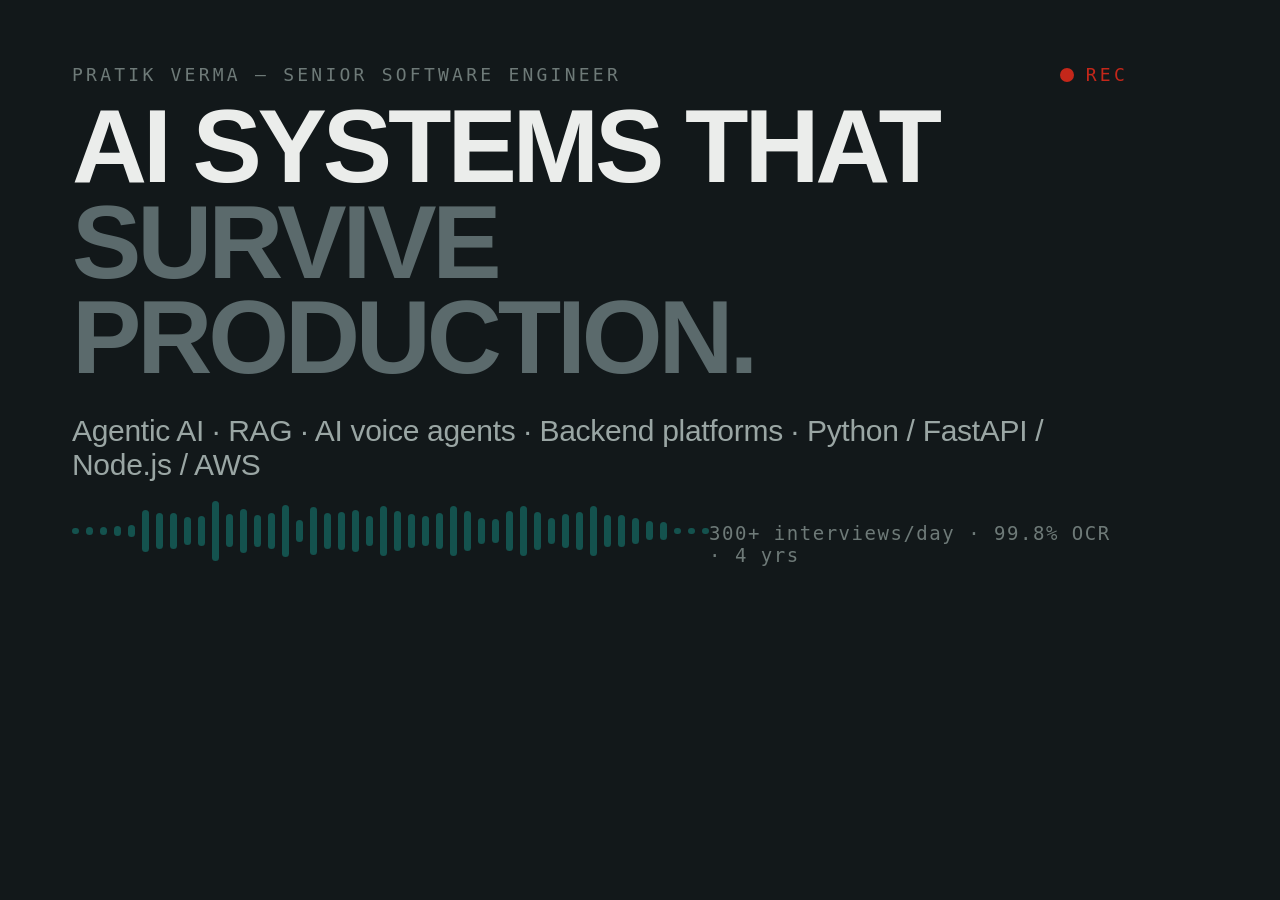
<file: assets/og-src.html>
<!doctype html>
<html>
<head>
<meta charset="utf-8">
<style>
  html,body{margin:0;padding:0;}
  body{
    width:1200px;height:630px;overflow:hidden;
    background:#12181A;color:#EBEDEB;
    font-family:"Helvetica Neue",Arial,sans-serif;
    display:flex;flex-direction:column;justify-content:space-between;
    box-sizing:border-box;padding:64px 72px;
  }
  .top{display:flex;justify-content:space-between;align-items:center;
    font-family:Menlo,monospace;font-size:18px;letter-spacing:.18em;color:#6E7A78;}
  .top .rec{color:#C4271A;display:flex;align-items:center;gap:12px;}
  .dot{width:14px;height:14px;border-radius:50%;background:#C4271A;display:inline-block;}
  h1{font-size:104px;font-weight:800;letter-spacing:-.04em;line-height:.92;margin:0;text-transform:uppercase;}
  h1 span{color:#5b6a6c;}
  .sub{font-size:30px;color:#9AA6A4;margin-top:28px;letter-spacing:-.01em;}
  .wave{display:flex;align-items:center;gap:7px;height:70px;}
  .wave i{width:7px;background:#14524E;border-radius:4px;display:block;}
  .bottom{display:flex;justify-content:space-between;align-items:flex-end;}
  .tags{font-family:Menlo,monospace;font-size:19px;color:#6E7A78;letter-spacing:.08em;}
</style>
</head>
<body>
  <div class="top">
    <span>PRATIK VERMA — SENIOR SOFTWARE ENGINEER</span>
    <span class="rec"><span class="dot"></span>REC</span>
  </div>
  <div>
    <h1>AI systems that<br><span>survive production.</span></h1>
    <div class="sub">Agentic AI &middot; RAG &middot; AI voice agents &middot; Backend platforms &middot; Python / FastAPI / Node.js / AWS</div>
  </div>
  <div class="bottom">
    <div class="wave" id="w"></div>
    <div class="tags">300+ interviews/day &middot; 99.8% OCR &middot; 4 yrs</div>
  </div>
  <script>
    const w=document.getElementById("w");
    for(let i=0;i<46;i++){
      const t=i/45, env=Math.min(1,t*6)*Math.min(1,(1-t)*6);
      const n=Math.abs(.5*Math.sin(i*.7+1.3)+.3*Math.sin(i*1.9+.4)+.2*Math.sin(i*4.3+2.1));
      const b=document.createElement("i");
      b.style.height=Math.max(6, env*(0.3+0.7*n)*70)+"px";
      w.appendChild(b);
    }
  </script>
</body>
</html>
</file>
<file: assets/style.css>
/* ============================================================
   Pratik Verma — portfolio
   Direction: instrument datasheet. Cool paper, hairline rules,
   machine-precise headings against a serif human voice.
   ============================================================ */

:root{
  --paper:   #EBEDEB;
  --paper-2: #E2E5E2;   /* recessed band */
  --paper-3: #F5F6F4;   /* raised card   */
  --ink:     #12181A;
  --ink-2:   #3B4547;
  --ink-3:   #6E7A78;
  --rule:    #C7CCC7;
  --rule-2:  #D8DCD8;
  --signal:  #C4271A;   /* live / active only  */
  --trace:   #14524E;   /* data marks, waveform */

  --display: "Archivo", "Helvetica Neue", Arial, sans-serif;
  --serif:   "Newsreader", Georgia, "Times New Roman", serif;
  --mono:    "IBM Plex Mono", ui-monospace, SFMono-Regular, Menlo, monospace;

  --gut: clamp(20px, 4vw, 64px);
  --rail-h: 52px;
}

*,*::before,*::after{ box-sizing:border-box; }
html{ -webkit-text-size-adjust:100%; scroll-behavior:smooth; }
body{
  margin:0;
  background:var(--paper);
  color:var(--ink);
  font-family:var(--serif);
  font-size:17px;
  line-height:1.62;
  -webkit-font-smoothing:antialiased;
  overflow-x:hidden;
}
img,svg{ max-width:100%; }
a{ color:inherit; }
h1,h2,h3{ margin:0; font-family:var(--display); font-weight:700; letter-spacing:-.02em; line-height:1.05; }
p{ margin:0; }
ul,ol,dl{ margin:0; padding:0; list-style:none; }

::selection{ background:var(--trace); color:var(--paper); }

.wrap{ width:100%; max-width:1280px; margin-inline:auto; padding-inline:var(--gut); }

.ic{ width:1em; height:1em; flex:none; stroke-width:1.6; }

.skip{
  position:fixed; left:-999px; top:0; z-index:100;
  background:var(--ink); color:var(--paper); padding:10px 16px;
  font-family:var(--mono); font-size:12px;
}
.skip:focus{ left:0; }

:focus-visible{ outline:2px solid var(--signal); outline-offset:3px; }

/* ─────────────────────────── FIXED RAIL ─────────────────────────── */

.rail{
  position:fixed; inset:0 0 auto 0; z-index:50;
  height:var(--rail-h);
  background:color-mix(in srgb, var(--paper) 88%, transparent);
  backdrop-filter:blur(10px);
  border-bottom:1px solid var(--rule);
}
.rail__in{
  height:calc(var(--rail-h) - 1px);
  max-width:1280px; margin-inline:auto; padding-inline:var(--gut);
  display:flex; align-items:center; gap:24px;
  font-family:var(--mono); font-size:11px; letter-spacing:.1em; text-transform:uppercase;
}
.rail__id{ display:flex; align-items:center; gap:9px; text-decoration:none; white-space:nowrap; }
.rail__id b{ font-weight:600; letter-spacing:.12em; }
.rail__dot{ width:6px; height:6px; border-radius:50%; background:var(--signal); }
.rail__sep,.rail__role{ color:var(--ink-3); }
@media (max-width:900px){ .rail__role,.rail__sep{ display:none; } }

.rail__nav{ display:flex; gap:22px; margin-left:auto; }
.rail__nav a{ text-decoration:none; color:var(--ink-3); display:flex; gap:6px; transition:color .2s; }
.rail__nav a i{ font-style:normal; color:var(--rule); }
.rail__nav a:hover,.rail__nav a.is-on{ color:var(--ink); }
.rail__nav a.is-on i{ color:var(--signal); }
@media (max-width:820px){ .rail__nav{ display:none; } }

.rail__clock{ margin-left:auto; color:var(--trace); font-variant-numeric:tabular-nums; }
@media (max-width:820px){ .rail__clock{ margin-left:auto; } }
@media (max-width:520px){ .rail__clock{ display:none; } }

.rail__progress{ height:1px; background:var(--rule); }
.rail__progress span{
  display:block; height:100%; width:100%; background:var(--signal);
  transform:scaleX(0); transform-origin:0 50%;
}

/* ─────────────────────────── HERO ─────────────────────────── */

.hero{ padding-top:calc(var(--rail-h) + clamp(48px, 9vw, 120px)); }

.hero__grid{
  display:grid; grid-template-columns:minmax(0,1.55fr) minmax(300px,.95fr);
  gap:clamp(32px, 5vw, 76px); align-items:start;
}
@media (max-width:940px){ .hero__grid{ grid-template-columns:1fr; } }

.eyebrow{
  display:flex; align-items:center; gap:9px;
  font-family:var(--mono); font-size:11.5px; letter-spacing:.16em; text-transform:uppercase;
  color:var(--trace);
  padding-bottom:16px; margin-bottom:26px;
  border-bottom:1px solid var(--rule);
}
.eyebrow .ic{ width:14px; height:14px; }

.hero__name{
  font-size:clamp(56px, 11.5vw, 158px);
  font-weight:800;
  font-stretch:118%;
  letter-spacing:-.045em;
  line-height:.86;
  text-transform:uppercase;
}
.hero__name-l{ display:block; overflow:hidden; }
.hero__name-l:nth-child(2){ color:var(--ink-2); }

.hero__thesis{
  font-family:var(--serif);
  font-size:clamp(24px, 3.1vw, 40px);
  line-height:1.2; font-weight:400; letter-spacing:-.015em;
  margin-top:clamp(28px, 4vw, 46px);
  max-width:19ch;
  text-wrap:pretty;
}
.hero__lede{
  margin-top:24px; max-width:60ch;
  color:var(--ink-2); font-size:17.5px; line-height:1.68;
}
.hero__cta{ display:flex; flex-wrap:wrap; gap:12px; margin-top:34px; }

/* buttons */
.btn{
  display:inline-flex; align-items:center; gap:9px;
  padding:12px 20px;
  border:1px solid var(--ink);
  font-family:var(--mono); font-size:12px; letter-spacing:.08em; text-transform:uppercase;
  text-decoration:none; background:transparent; color:var(--ink);
  transition:background .22s ease, color .22s ease, transform .22s ease;
}
.btn .ic{ width:15px; height:15px; }
.btn:hover{ background:var(--ink); color:var(--paper); }
.btn--solid{ background:var(--ink); color:var(--paper); }
.btn--solid:hover{ background:var(--signal); border-color:var(--signal); color:#fff; }
.btn--lg{ padding:16px 26px; font-size:13px; }

/* spec plate */
.plate{ border:1px solid var(--ink); background:var(--paper-3); }
.plate__hd{
  display:flex; justify-content:space-between; gap:12px;
  padding:10px 14px; background:var(--ink); color:var(--paper);
  font-family:var(--mono); font-size:10.5px; letter-spacing:.16em;
}
.plate__rev{ color:#9AA6A4; }
.plate__body{ padding:4px 14px; }
.plate__row{
  display:grid; grid-template-columns:88px 1fr; gap:14px;
  padding:11px 0; border-bottom:1px solid var(--rule-2);
  font-family:var(--mono); font-size:12px; line-height:1.5;
}
.plate__row dt{ color:var(--ink-3); letter-spacing:.06em; text-transform:uppercase; font-size:10.5px; padding-top:2px; }
.plate__row dd{ margin:0; }
.plate__row--live{ border-bottom:0; }
.live{ display:inline-flex; align-items:center; gap:8px; color:var(--signal); }
.live i{
  width:7px; height:7px; border-radius:50%; background:var(--signal);
  box-shadow:0 0 0 0 color-mix(in srgb, var(--signal) 55%, transparent);
  animation:pulse 2.4s ease-out infinite;
}
@keyframes pulse{
  0%{ box-shadow:0 0 0 0 color-mix(in srgb, var(--signal) 50%, transparent); }
  70%{ box-shadow:0 0 0 9px transparent; }
  100%{ box-shadow:0 0 0 0 transparent; }
}
.plate__links{
  display:flex; border-top:1px solid var(--ink);
}
.plate__links a{
  flex:1; display:grid; place-items:center; padding:13px 0;
  border-right:1px solid var(--rule-2); color:var(--ink-3);
  transition:background .2s, color .2s;
}
.plate__links a:last-child{ border-right:0; }
.plate__links a:hover{ background:var(--ink); color:var(--paper); }
.plate__links .ic{ width:17px; height:17px; }

/* ── SIGNATURE: session recording ── */
.wave{ margin:clamp(56px, 8vw, 104px) 0 0; }
.wave__meta{
  max-width:1280px; margin-inline:auto; padding-inline:var(--gut);
  display:flex; justify-content:space-between; gap:16px; align-items:center;
  font-family:var(--mono); font-size:10.5px; letter-spacing:.16em; text-transform:uppercase;
  color:var(--ink-3); padding-bottom:10px;
}
.wave__meta span:first-child{ display:flex; align-items:center; gap:8px; color:var(--trace); }
.wave__meta .ic{ width:13px; height:13px; }
@media (max-width:640px){ .wave__mid{ display:none; } }

.wave__stage{
  position:relative;
  border-block:1px solid var(--rule);
  background:var(--paper-2);
}
.wave__svg{ display:block; width:100%; height:clamp(90px, 13vw, 148px); }
.wave__g rect{ transform-box:fill-box; transform-origin:center; }
.wave__g rect{ fill:var(--rule); }
.wave__g--lit rect{ fill:var(--trace); }
/* full-width so translateX(%) maps to the stage, not to a 1px line */
.wave__head{
  position:absolute; inset:0; width:100%; pointer-events:none;
  transform:translateX(0); will-change:transform;
}
.wave__head::before{
  content:""; position:absolute; top:0; bottom:0; left:0; width:1px; background:var(--signal);
}
.wave__head::after{
  content:""; position:absolute; top:-3px; left:-3px;
  width:7px; height:7px; background:var(--signal); border-radius:50%;
}

/* ─────────────────────────── SECTIONS ─────────────────────────── */

.sec{ padding-block:clamp(72px, 10vw, 140px); }
.sec--alt{ background:var(--paper-2); border-block:1px solid var(--rule); }
.sec--end{ padding-bottom:clamp(56px, 7vw, 96px); }

.sec__hd{
  display:grid; grid-template-columns:76px minmax(0,1fr);
  gap:clamp(16px, 3vw, 40px);
  padding-bottom:clamp(34px, 5vw, 56px);
  margin-bottom:clamp(34px, 5vw, 56px);
  border-bottom:1px solid var(--rule);
}
@media (max-width:640px){ .sec__hd{ grid-template-columns:44px 1fr; gap:14px; } }

.sec__no{
  font-family:var(--mono); font-size:12px; letter-spacing:.12em;
  color:var(--signal); padding-top:.55em;
}
.sec__no::before{ content:"§"; color:var(--ink-3); margin-right:4px; }

.sec__title{
  font-size:clamp(30px, 4.4vw, 58px);
  font-stretch:108%; letter-spacing:-.032em; line-height:1.03;
  max-width:20ch;
}
.sec__sub{
  margin-top:20px; max-width:64ch; color:var(--ink-2);
  font-size:17px; line-height:1.66;
}

/* ── 01 stats ── */
.stats{ display:grid; grid-template-columns:repeat(4,1fr); gap:1px; background:var(--rule); border:1px solid var(--rule); }
@media (max-width:1000px){ .stats{ grid-template-columns:repeat(2,1fr); } }
@media (max-width:560px){ .stats{ grid-template-columns:1fr; } }

.stat{ background:var(--paper); padding:clamp(24px,2.6vw,34px); position:relative; transition:background .28s; }
.stat:hover{ background:var(--paper-3); }
.stat__ic{ width:19px; height:19px; color:var(--trace); }
.stat__n{
  font-family:var(--display); font-weight:700; font-stretch:100%;
  font-size:clamp(46px, 5.4vw, 76px); line-height:1; letter-spacing:-.05em;
  margin-top:22px; font-variant-numeric:tabular-nums;
}
.stat__n em{ font-style:normal; color:var(--signal); font-size:.5em; vertical-align:.55em; margin-left:2px; }
.stat__k{
  font-family:var(--mono); font-size:11.5px; font-weight:500;
  letter-spacing:.11em; text-transform:uppercase; color:var(--ink);
  margin-top:16px; padding-top:14px; border-top:1px solid var(--rule-2);
  line-height:1.5;
}
.stat__d{ margin-top:12px; font-size:15.5px; line-height:1.6; color:var(--ink-2); }

/* ── 02 case ── */
.case{ border:1px solid var(--ink); background:var(--paper); }
.case__hd{
  display:flex; flex-wrap:wrap; gap:20px; justify-content:space-between; align-items:flex-end;
  padding:clamp(24px,3vw,38px); border-bottom:1px solid var(--rule);
}
.case__tag{
  font-family:var(--mono); font-size:10.5px; letter-spacing:.14em; text-transform:uppercase;
  color:var(--trace); margin-bottom:14px;
}
.case__title{ font-size:clamp(24px, 3vw, 40px); letter-spacing:-.03em; max-width:22ch; }
.case__role{
  font-family:var(--mono); font-size:12px; line-height:1.6; text-align:right; max-width:32ch;
}
.case__role span{ display:block; font-size:10.5px; letter-spacing:.14em; text-transform:uppercase; color:var(--ink-3); margin-bottom:5px; }
@media (max-width:700px){ .case__role{ text-align:left; } }

.case__body{
  display:grid; grid-template-columns:minmax(0,1.7fr) minmax(200px,.8fr);
  gap:clamp(24px,4vw,56px);
  padding:clamp(24px,3vw,38px);
}
@media (max-width:840px){ .case__body{ grid-template-columns:1fr; } }
.case__prose p{ margin-bottom:18px; color:var(--ink-2); max-width:62ch; }
.case__prose p:first-child{ color:var(--ink); font-size:18.5px; }
.case__prose p:last-child{ margin-bottom:0; }

.case__facts li{
  display:flex; justify-content:space-between; align-items:baseline; gap:14px;
  padding:12px 0; border-bottom:1px solid var(--rule-2);
  font-family:var(--mono); font-size:12px;
}
.case__facts li:first-child{ border-top:1px solid var(--rule-2); }
.case__facts span{ color:var(--ink-3); font-size:10.5px; letter-spacing:.1em; text-transform:uppercase; }
.case__facts b{ font-weight:600; color:var(--trace); white-space:nowrap; }

/* flow diagram */
.flow{ padding:clamp(22px,3vw,34px); border-top:1px solid var(--rule); background:var(--paper-3); overflow-x:auto; }
.flow__track{
  position:relative; display:grid; grid-template-columns:repeat(6,minmax(132px,1fr));
  gap:clamp(10px,1.4vw,18px); min-width:760px;
}
.flow__line{
  position:absolute; left:0; right:0; top:19px; height:1px; background:var(--rule);
  transform:scaleX(0); transform-origin:0 50%; z-index:0;
}
.flow__pulse{
  position:absolute; top:16px; left:0; width:7px; height:7px; border-radius:50%;
  background:var(--signal); opacity:0; z-index:2;
}
.flow__node{ position:relative; z-index:1; display:flex; flex-direction:column; gap:5px; }
.flow__node .ic{
  width:38px; height:38px; padding:9px; margin-bottom:9px;
  border:1px solid var(--rule); background:var(--paper); color:var(--trace); border-radius:50%;
}
.flow__node b{ font-family:var(--mono); font-size:11.5px; font-weight:600; letter-spacing:.04em; }
.flow__node span{ font-family:var(--mono); font-size:10.5px; color:var(--ink-3); letter-spacing:.04em; }

/* mini cards */
.pair{ display:grid; grid-template-columns:repeat(4,1fr); gap:1px; background:var(--rule); border:1px solid var(--rule); margin-top:clamp(28px,3.5vw,44px); }
@media (max-width:1000px){ .pair{ grid-template-columns:repeat(2,1fr); } }
@media (max-width:560px){ .pair{ grid-template-columns:1fr; } }
.mini{ background:var(--paper); padding:clamp(22px,2.4vw,30px); transition:background .28s; }
.mini:hover{ background:var(--paper-3); }
.mini__ic{ width:19px; height:19px; color:var(--trace); }
.mini h3{ font-size:19px; letter-spacing:-.02em; margin-top:18px; }
.mini p{ margin-top:11px; font-size:15.5px; line-height:1.6; color:var(--ink-2); }

/* ── 03 timeline ── */
.tl__item{
  display:grid; grid-template-columns:150px minmax(0,1fr);
  gap:clamp(18px,3vw,48px);
  padding-block:clamp(28px,3.4vw,42px);
  border-top:1px solid var(--rule);
  transition:background .3s;
}
.tl__item:last-child{ border-bottom:1px solid var(--rule); }
.tl__item:hover{ background:var(--paper-3); }
@media (max-width:760px){ .tl__item{ grid-template-columns:1fr; gap:14px; } }

.tl__when{ font-family:var(--mono); font-size:12px; line-height:1.7; padding-top:5px; }
.tl__when b{ display:block; font-weight:600; letter-spacing:.06em; }
.tl__when span{ color:var(--ink-3); }
.tl__when span::before{ content:"↓ "; color:var(--rule); }
@media (max-width:760px){
  .tl__when{ display:flex; gap:10px; }
  .tl__when span::before{ content:"— "; }
}

.tl__what h3{ font-size:clamp(21px,2.3vw,29px); letter-spacing:-.026em; }
.tl__what h3 em{ font-style:normal; color:var(--ink-3); font-weight:500; }
.tl__what ul{ margin-top:20px; display:grid; gap:11px; max-width:74ch; }
.tl__what li{
  position:relative; padding-left:22px; font-size:16px; line-height:1.62; color:var(--ink-2);
}
.tl__what li::before{
  content:""; position:absolute; left:0; top:.62em;
  width:9px; height:1px; background:var(--signal);
}

/* ── 04 spec table ── */
.spec{ border-top:1px solid var(--rule); }
.spec__row{
  display:grid; grid-template-columns:230px minmax(0,1fr);
  gap:clamp(14px,2.5vw,36px); align-items:baseline;
  padding-block:20px; border-bottom:1px solid var(--rule);
  transition:background .28s, padding-left .28s;
}
.spec__row:hover{ background:var(--paper-3); }
@media (max-width:720px){ .spec__row{ grid-template-columns:1fr; gap:12px; } }

.spec__k{
  display:flex; align-items:center; gap:10px;
  font-family:var(--mono); font-size:11.5px; font-weight:500;
  letter-spacing:.12em; text-transform:uppercase;
}
.spec__k .ic{ width:16px; height:16px; color:var(--trace); }
.spec__v{ display:flex; flex-wrap:wrap; gap:7px; }
.spec__v span{
  font-family:var(--mono); font-size:12px; line-height:1;
  padding:7px 11px; border:1px solid var(--rule);
  background:var(--paper); color:var(--ink-2);
  transition:border-color .2s, color .2s, background .2s;
  will-change:transform;
}
.spec__row:hover .spec__v span{ border-color:var(--rule); color:var(--ink); }
.spec__row .spec__v span:hover{ border-color:var(--ink); background:var(--ink); color:var(--paper); }

/* ── 05 contact ── */
.contact{ display:grid; grid-template-columns:repeat(4,1fr); gap:1px; background:var(--rule); border:1px solid var(--rule); }
@media (max-width:900px){ .contact{ grid-template-columns:repeat(2,1fr); } }
@media (max-width:520px){ .contact{ grid-template-columns:1fr; } }

.contact__card{
  position:relative; background:var(--paper); padding:clamp(22px,2.4vw,30px);
  text-decoration:none; display:block; transition:background .26s, color .26s;
}
.contact__card > .ic:first-child{ width:19px; height:19px; color:var(--trace); transition:color .26s; }
.contact__card span{
  display:block; margin-top:20px;
  font-family:var(--mono); font-size:10.5px; letter-spacing:.14em; text-transform:uppercase; color:var(--ink-3);
  transition:color .26s;
}
.contact__card b{
  display:block; margin-top:7px; font-family:var(--mono); font-size:14px; font-weight:500;
  overflow-wrap:anywhere;
}
.contact__go{
  position:absolute; top:clamp(22px,2.4vw,30px); right:clamp(22px,2.4vw,30px);
  width:17px; height:17px; color:var(--rule); transition:transform .26s, color .26s;
}
.contact__card:hover{ background:var(--ink); color:var(--paper); }
.contact__card:hover > .ic:first-child,
.contact__card:hover span{ color:var(--paper); }
.contact__card:hover .contact__go{ color:var(--signal); transform:translate(3px,-3px); }

.end{
  display:flex; flex-wrap:wrap; gap:24px; align-items:center; justify-content:space-between;
  margin-top:clamp(32px,4vw,52px);
}
.end__edu{
  display:flex; align-items:center; gap:10px;
  font-family:var(--mono); font-size:12px; letter-spacing:.06em; color:var(--ink-3);
}
.end__edu .ic{ width:16px; height:16px; color:var(--trace); }

/* ── footer ── */
.foot{ border-top:1px solid var(--rule); background:var(--paper-2); }
.foot__in{
  display:flex; flex-wrap:wrap; gap:14px; justify-content:space-between;
  padding-block:24px;
  font-family:var(--mono); font-size:10.5px; letter-spacing:.12em; text-transform:uppercase; color:var(--ink-3);
}
.foot__mid{ color:var(--trace); }

/* ── pre-animation state; GSAP takes each of these to opacity 1 ── */
.js .js-fade,
.js .js-card,
.js .js-row,
.js .js-plate,
.js .js-split{ opacity:0; }

@media (prefers-reduced-motion: reduce){
  html{ scroll-behavior:auto; }
  .js .js-fade,.js .js-card,.js .js-row,.js .js-plate,.js .js-split{ opacity:1; }
  .live i{ animation:none; }
  *{ transition-duration:.01ms !important; }
}
</file>
